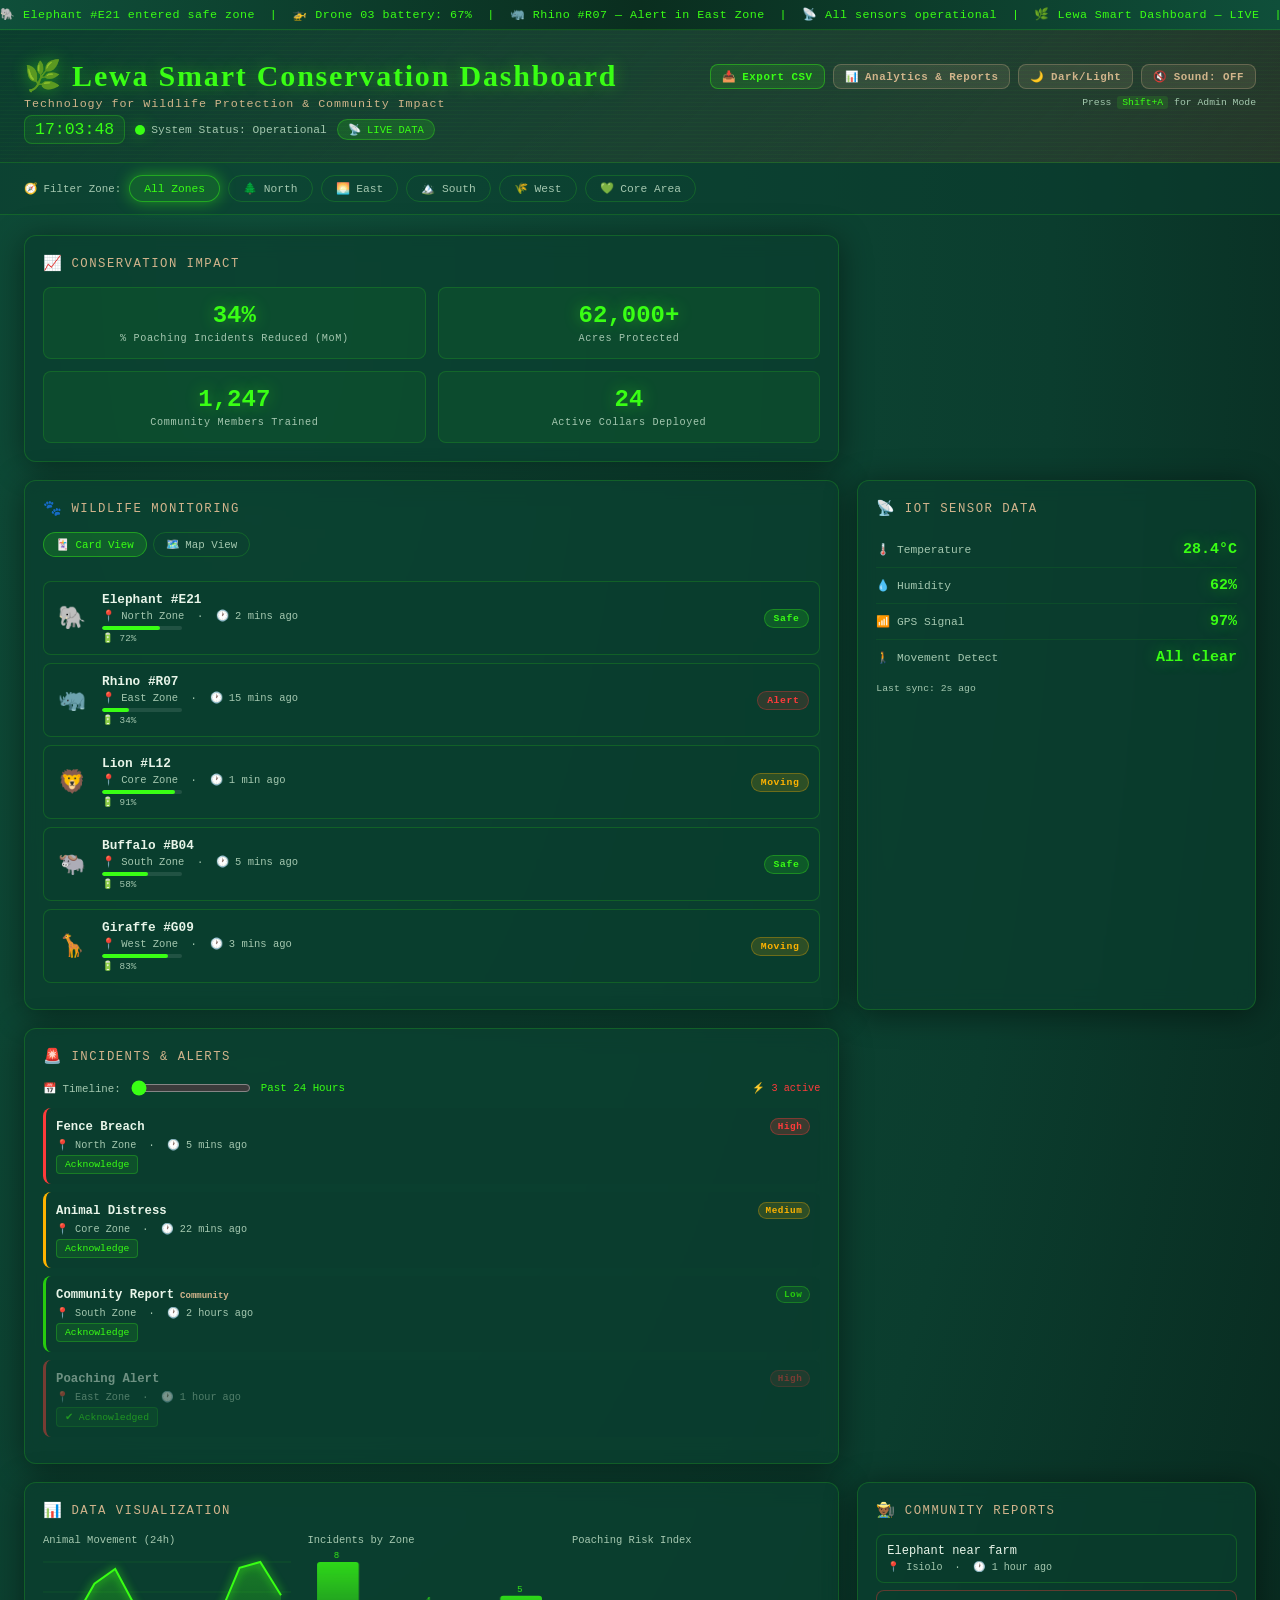
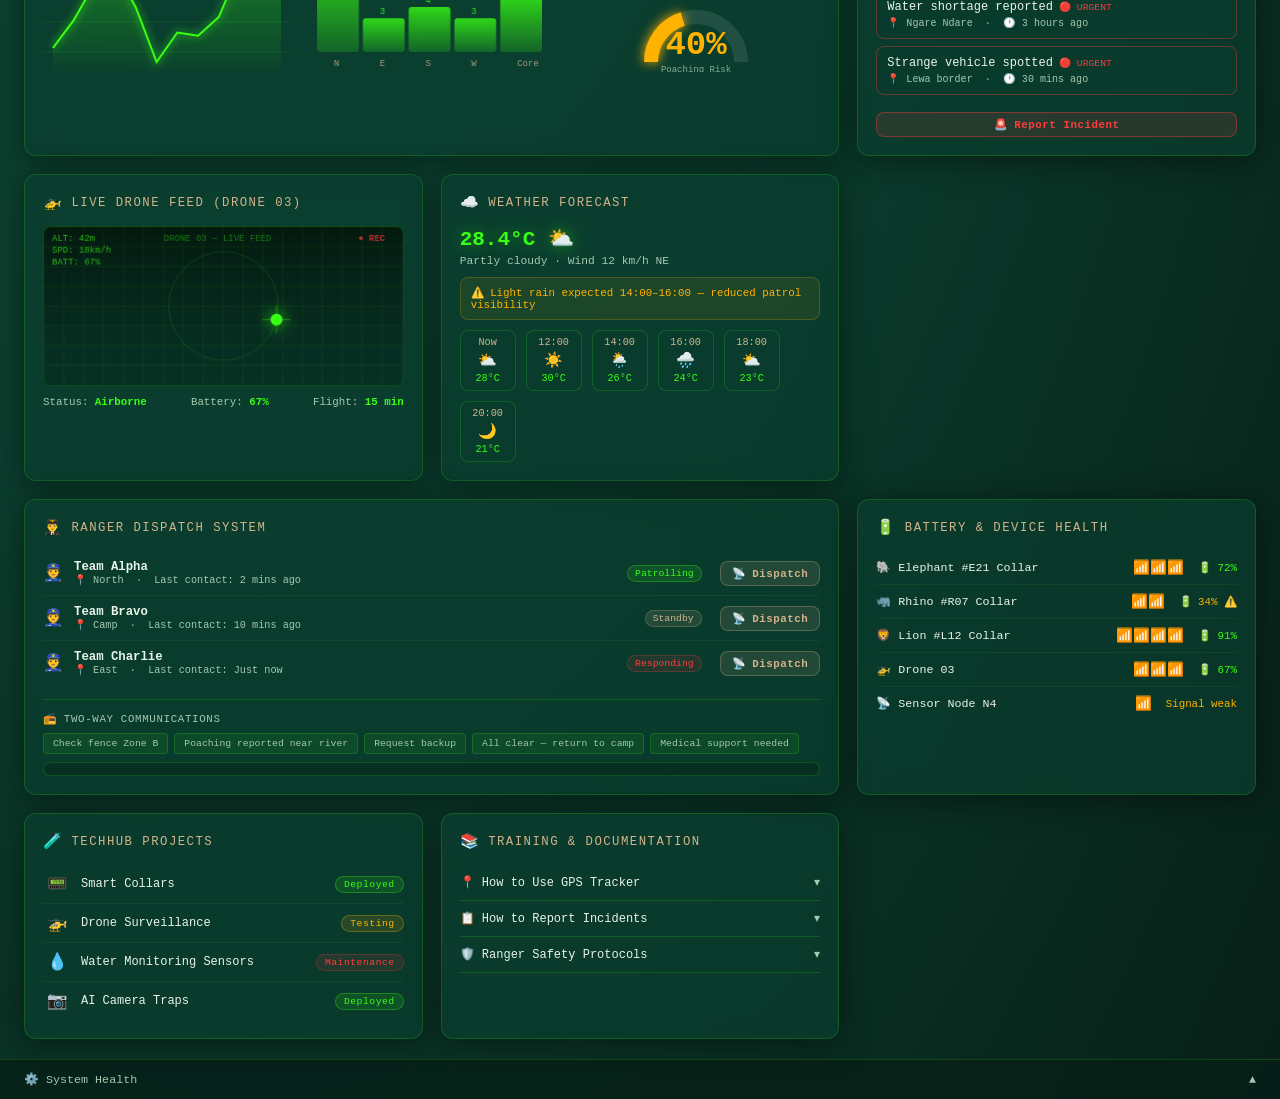
<file: lewa-dashboard.html>
<!DOCTYPE html>
<html lang="en">
<head>
<meta charset="UTF-8">
<meta name="viewport" content="width=device-width, initial-scale=1.0">
<title>Lewa Smart Conservation Dashboard</title>
<style>
/* ═══════════════════════════════════════════════════════════
   CSS VARIABLES & RESET
═══════════════════════════════════════════════════════════ */
:root {
  --forest:    #0B3D2E;
  --forest-mid:#0F4F3A;
  --forest-lt: #145C44;
  --earth:     #5C4033;
  --earth-lt:  #7A5848;
  --sand:      #D2B48C;
  --sand-lt:   #E8D5B8;
  --neon:      #39FF14;
  --neon-dim:  #27CC0E;
  --alert:     #FF3B3B;
  --warn:      #FFB300;
  --card-bg:   rgba(11,61,46,0.72);
  --card-border:rgba(57,255,20,0.18);
  --text-main: #E8F5E9;
  --text-dim:  #A5C8B0;
  --text-sand: #D2B48C;
  --glass:     rgba(15,79,58,0.55);
  --shadow:    0 4px 32px rgba(0,0,0,0.45);
  --glow-green:0 0 16px rgba(57,255,20,0.45);
  --glow-red:  0 0 16px rgba(255,59,59,0.55);
  --radius:    12px;
  --radius-sm: 8px;
  --transition:0.32s ease;
  /* light mode overrides applied via .light class on body */
}
body.light {
  --forest:    #D8F0E5;
  --forest-mid:#B8E0CB;
  --forest-lt: #9ACFB5;
  --card-bg:   rgba(210,240,225,0.82);
  --card-border:rgba(11,61,46,0.22);
  --text-main: #0B3D2E;
  --text-dim:  #2E6B52;
  --text-sand: #5C4033;
  --glass:     rgba(200,235,215,0.7);
}
*,*::before,*::after{box-sizing:border-box;margin:0;padding:0}
html{scroll-behavior:smooth;font-size:15px}
body{
  background: radial-gradient(ellipse at 20% 10%, #0F4F3A 0%, #0B3D2E 55%, #071F17 100%);
  color:var(--text-main);
  font-family:'Courier New',Courier,monospace;
  min-height:100vh;
  overflow-x:hidden;
  transition:background 0.5s,color 0.5s;
}
body.light{background:radial-gradient(ellipse at 20% 10%,#B8E0CB 0%,#D8F0E5 55%,#A0CFB8 100%)}

/* ═══════════════════════════════════════════════════════════
   SCROLLBAR
═══════════════════════════════════════════════════════════ */
::-webkit-scrollbar{width:6px}
::-webkit-scrollbar-track{background:var(--forest)}
::-webkit-scrollbar-thumb{background:var(--neon-dim);border-radius:3px}

/* ═══════════════════════════════════════════════════════════
   STATUS MARQUEE
═══════════════════════════════════════════════════════════ */
#marquee-bar{
  background:linear-gradient(90deg,var(--forest-mid),#0A2E1F,var(--forest-mid));
  border-bottom:1px solid var(--card-border);
  padding:7px 0;
  overflow:hidden;
  white-space:nowrap;
  font-size:0.78rem;
  color:var(--neon);
  letter-spacing:0.04em;
}
.marquee-inner{
  display:inline-block;
  animation:marquee 34s linear infinite;
}
@keyframes marquee{from{transform:translateX(100vw)}to{transform:translateX(-100%)}}

/* ═══════════════════════════════════════════════════════════
   HEADER
═══════════════════════════════════════════════════════════ */
#header{
  position:relative;
  padding:28px 24px 18px;
  background:linear-gradient(135deg,rgba(11,61,46,0.95) 0%,rgba(92,64,51,0.35) 100%);
  border-bottom:1px solid var(--card-border);
  overflow:hidden;
}
/* scan-line effect */
#header::after{
  content:'';
  position:absolute;inset:0;
  background:repeating-linear-gradient(0deg,transparent,transparent 3px,rgba(57,255,20,0.03) 3px,rgba(57,255,20,0.03) 4px);
  pointer-events:none;
}
.header-inner{display:flex;flex-wrap:wrap;align-items:flex-start;gap:12px;justify-content:space-between}
.header-title h1{
  font-family:'Georgia',serif;
  font-size:clamp(1.3rem,3vw,2rem);
  color:var(--neon);
  text-shadow:var(--glow-green);
  letter-spacing:0.06em;
}
.header-title p{font-size:0.78rem;color:var(--text-sand);margin-top:4px;letter-spacing:0.08em}
.header-meta{display:flex;flex-wrap:wrap;gap:10px;align-items:center;margin-top:4px}
#live-clock{
  font-size:1.1rem;color:var(--neon);
  background:rgba(57,255,20,0.08);
  padding:4px 10px;border-radius:var(--radius-sm);
  border:1px solid rgba(57,255,20,0.25);
  font-variant-numeric:tabular-nums;
}
.status-indicator{display:flex;align-items:center;gap:6px;font-size:0.8rem}
.pulse-dot{
  width:10px;height:10px;border-radius:50%;
  background:var(--neon);
  box-shadow:var(--glow-green);
  animation:pulse 1.8s ease-in-out infinite;
}
@keyframes pulse{0%,100%{opacity:1;transform:scale(1)}50%{opacity:0.5;transform:scale(1.3)}}
.header-buttons{display:flex;flex-wrap:wrap;gap:8px;margin-top:6px}
.btn{
  padding:8px 16px;border:none;border-radius:var(--radius-sm);
  font-family:inherit;font-size:0.78rem;cursor:pointer;
  transition:var(--transition);letter-spacing:0.05em;font-weight:bold;
}
.btn-neon{background:rgba(57,255,20,0.12);color:var(--neon);border:1px solid rgba(57,255,20,0.4)}
.btn-neon:hover{background:rgba(57,255,20,0.25);box-shadow:var(--glow-green)}
.btn-alert{background:rgba(255,59,59,0.12);color:var(--alert);border:1px solid rgba(255,59,59,0.4)}
.btn-alert:hover{background:rgba(255,59,59,0.25);box-shadow:var(--glow-red)}
.btn-sand{background:rgba(210,180,140,0.12);color:var(--sand);border:1px solid rgba(210,180,140,0.3)}
.btn-sand:hover{background:rgba(210,180,140,0.22)}
.btn-sm{padding:5px 11px;font-size:0.72rem}

/* offline badge */
#mode-badge{
  font-size:0.7rem;padding:3px 10px;border-radius:20px;
  background:rgba(57,255,20,0.15);color:var(--neon);
  border:1px solid rgba(57,255,20,0.3);
}

/* ═══════════════════════════════════════════════════════════
   ZONE FILTER BAR
═══════════════════════════════════════════════════════════ */
#zone-bar{
  display:flex;flex-wrap:wrap;gap:8px;
  padding:12px 24px;
  background:rgba(11,61,46,0.5);
  border-bottom:1px solid var(--card-border);
}
.zone-btn{
  padding:6px 14px;border:1px solid var(--card-border);border-radius:20px;
  background:transparent;color:var(--text-dim);cursor:pointer;
  font-family:inherit;font-size:0.75rem;transition:var(--transition);
}
.zone-btn:hover,.zone-btn.active{
  background:rgba(57,255,20,0.15);color:var(--neon);
  border-color:rgba(57,255,20,0.45);box-shadow:var(--glow-green);
}

/* ═══════════════════════════════════════════════════════════
   MAIN GRID LAYOUT
═══════════════════════════════════════════════════════════ */
#main-grid{
  display:grid;
  grid-template-columns:repeat(auto-fill,minmax(320px,1fr));
  gap:18px;
  padding:20px 24px;
  max-width:1600px;
  margin:0 auto;
}
/* wide panels span 2 cols on larger screens */
.panel-wide{grid-column:span 2}
@media(max-width:720px){.panel-wide{grid-column:span 1}}

/* ═══════════════════════════════════════════════════════════
   CARD / PANEL BASE
═══════════════════════════════════════════════════════════ */
.card{
  background:var(--card-bg);
  border:1px solid var(--card-border);
  border-radius:var(--radius);
  padding:18px;
  backdrop-filter:blur(10px);
  box-shadow:var(--shadow);
  animation:fadeSlideUp 0.5s ease both;
  transition:border-color var(--transition),box-shadow var(--transition);
}
.card:hover{border-color:rgba(57,255,20,0.35);box-shadow:0 6px 36px rgba(0,0,0,0.5),var(--glow-green)}
@keyframes fadeSlideUp{from{opacity:0;transform:translateY(18px)}to{opacity:1;transform:translateY(0)}}
.card-title{
  font-size:0.82rem;letter-spacing:0.12em;color:var(--text-sand);
  margin-bottom:14px;text-transform:uppercase;
  display:flex;align-items:center;gap:8px;
}
.card-title span{font-size:1rem}

/* ═══════════════════════════════════════════════════════════
   IMPACT COUNTERS
═══════════════════════════════════════════════════════════ */
#impact-counters{display:grid;grid-template-columns:repeat(2,1fr);gap:12px}
.impact-item{
  text-align:center;padding:14px 8px;
  background:rgba(57,255,20,0.06);border:1px solid rgba(57,255,20,0.15);
  border-radius:var(--radius-sm);
}
.impact-num{
  font-size:1.6rem;font-weight:bold;color:var(--neon);
  text-shadow:var(--glow-green);display:block;
}
.impact-label{font-size:0.68rem;color:var(--text-dim);margin-top:4px;letter-spacing:0.06em}

/* ═══════════════════════════════════════════════════════════
   WILDLIFE MONITORING
═══════════════════════════════════════════════════════════ */
.view-toggle{display:flex;gap:6px;margin-bottom:12px}
.view-btn{padding:5px 12px;font-size:0.72rem;border-radius:20px;cursor:pointer;
  font-family:inherit;transition:var(--transition);
  background:transparent;border:1px solid var(--card-border);color:var(--text-dim)}
.view-btn.active{background:rgba(57,255,20,0.15);color:var(--neon);border-color:rgba(57,255,20,0.4)}

/* Animal cards */
.animal-card{
  display:flex;align-items:center;gap:12px;
  padding:10px;margin-bottom:8px;
  background:rgba(11,61,46,0.45);border:1px solid var(--card-border);
  border-radius:var(--radius-sm);transition:var(--transition);cursor:default;
}
.animal-card:hover{background:rgba(11,61,46,0.7);box-shadow:var(--glow-green)}
.animal-icon{font-size:1.5rem;width:36px;text-align:center}
.animal-info{flex:1}
.animal-name{font-size:0.85rem;font-weight:bold;color:var(--text-main)}
.animal-meta{font-size:0.7rem;color:var(--text-dim);margin-top:2px}
.status-badge{
  padding:3px 9px;border-radius:20px;font-size:0.65rem;font-weight:bold;
  letter-spacing:0.06em;
}
.status-Safe{background:rgba(57,255,20,0.15);color:var(--neon);border:1px solid rgba(57,255,20,0.3)}
.status-Moving{background:rgba(255,179,0,0.15);color:var(--warn);border:1px solid rgba(255,179,0,0.3)}
.status-Alert{background:rgba(255,59,59,0.15);color:var(--alert);border:1px solid rgba(255,59,59,0.3);
  animation:alertPulse 1.2s ease-in-out infinite}
@keyframes alertPulse{0%,100%{box-shadow:0 0 6px rgba(255,59,59,0.4)}50%{box-shadow:0 0 14px rgba(255,59,59,0.9)}}

.battery-bar{height:4px;border-radius:2px;background:rgba(255,255,255,0.1);margin-top:4px;width:80px;overflow:hidden}
.battery-fill{height:100%;border-radius:2px;transition:width 0.5s}
.batt-ok{background:var(--neon)}
.batt-warn{background:var(--warn)}
.batt-low{background:var(--alert);animation:alertPulse 1s infinite}

/* MAP VIEW */
#map-view{display:none}
.map-grid{
  display:grid;grid-template-columns:repeat(3,1fr);
  gap:6px;aspect-ratio:1.4;
}
.map-zone{
  border:1px solid var(--card-border);border-radius:6px;
  background:rgba(11,61,46,0.4);
  display:flex;flex-direction:column;align-items:center;justify-content:center;
  position:relative;padding:8px;gap:4px;
  font-size:0.68rem;color:var(--text-dim);text-align:center;
}
.map-zone-label{font-size:0.65rem;letter-spacing:0.07em;color:var(--text-sand)}
.map-dot{
  width:14px;height:14px;border-radius:50%;
  display:inline-block;margin:1px;
}
.dot-Safe{background:var(--neon);box-shadow:0 0 6px rgba(57,255,20,0.7)}
.dot-Moving{background:var(--warn);box-shadow:0 0 6px rgba(255,179,0,0.7)}
.dot-Alert{
  background:var(--alert);box-shadow:0 0 8px rgba(255,59,59,0.9);
  animation:dotPulse 1s ease-in-out infinite;
}
@keyframes dotPulse{0%,100%{transform:scale(1);opacity:1}50%{transform:scale(1.5);opacity:0.7}}

/* ═══════════════════════════════════════════════════════════
   IOT SENSOR
═══════════════════════════════════════════════════════════ */
.sensor-row{
  display:flex;justify-content:space-between;align-items:center;
  padding:9px 0;border-bottom:1px solid rgba(57,255,20,0.08);
}
.sensor-row:last-child{border-bottom:none}
.sensor-label{font-size:0.75rem;color:var(--text-dim)}
.sensor-value{font-size:1rem;color:var(--neon);font-weight:bold;text-shadow:var(--glow-green)}
.sensor-value.updating{animation:sensorFlash 0.4s ease}
@keyframes sensorFlash{0%{opacity:1}50%{opacity:0.3;text-shadow:0 0 20px var(--neon)}100%{opacity:1}}
#spin-icon{display:none;animation:spin 0.8s linear infinite;color:var(--neon);font-size:0.9rem}
@keyframes spin{to{transform:rotate(360deg)}}

/* ═══════════════════════════════════════════════════════════
   INCIDENTS
═══════════════════════════════════════════════════════════ */
.incident-item{
  padding:10px;margin-bottom:8px;border-radius:var(--radius-sm);
  border-left:3px solid transparent;
  background:rgba(11,61,46,0.4);
  transition:var(--transition);
}
.incident-item.sev-High{border-left-color:var(--alert);animation:incidentGlow 2s ease-in-out infinite}
.incident-item.sev-Medium{border-left-color:var(--warn)}
.incident-item.sev-Low{border-left-color:var(--neon-dim)}
.incident-item.acknowledged{opacity:0.45;animation:none}
@keyframes incidentGlow{0%,100%{box-shadow:none}50%{box-shadow:-2px 0 12px rgba(255,59,59,0.35)}}
.incident-header{display:flex;justify-content:space-between;align-items:center;gap:8px}
.incident-type{font-size:0.82rem;font-weight:bold}
.severity-tag{
  font-size:0.62rem;padding:2px 7px;border-radius:20px;letter-spacing:0.06em;font-weight:bold;
}
.sev-High .severity-tag{background:rgba(255,59,59,0.2);color:var(--alert);border:1px solid rgba(255,59,59,0.35)}
.sev-Medium .severity-tag{background:rgba(255,179,0,0.15);color:var(--warn);border:1px solid rgba(255,179,0,0.3)}
.sev-Low .severity-tag{background:rgba(57,255,20,0.1);color:var(--neon-dim);border:1px solid rgba(57,255,20,0.25)}
.incident-meta{font-size:0.68rem;color:var(--text-dim);margin:4px 0}
.ack-btn{
  font-size:0.65rem;padding:3px 8px;border-radius:4px;cursor:pointer;
  font-family:inherit;background:rgba(57,255,20,0.1);color:var(--neon);
  border:1px solid rgba(57,255,20,0.25);transition:var(--transition);
}
.ack-btn:hover{background:rgba(57,255,20,0.22)}

/* Timeline slider */
.timeline-row{display:flex;align-items:center;gap:10px;margin-bottom:12px;flex-wrap:wrap}
.timeline-row label{font-size:0.72rem;color:var(--text-dim)}
#timeline-slider{accent-color:var(--neon);width:120px}
#timeline-label{font-size:0.72rem;color:var(--neon)}

/* ═══════════════════════════════════════════════════════════
   CANVAS CHARTS
═══════════════════════════════════════════════════════════ */
canvas{width:100%!important;border-radius:var(--radius-sm)}

/* ═══════════════════════════════════════════════════════════
   COMMUNITY REPORTS
═══════════════════════════════════════════════════════════ */
.report-item{
  padding:9px 10px;margin-bottom:7px;
  background:rgba(11,61,46,0.4);border:1px solid var(--card-border);
  border-radius:var(--radius-sm);
}
.report-item.urgent{border-color:rgba(255,59,59,0.35)}
.report-msg{font-size:0.8rem;color:var(--text-main)}
.report-meta{font-size:0.67rem;color:var(--text-dim);margin-top:3px}
.urgent-tag{color:var(--alert);font-size:0.65rem;margin-left:6px}

/* form */
.form-group{margin-bottom:10px}
.form-group label{display:block;font-size:0.72rem;color:var(--text-dim);margin-bottom:4px}
.form-group input,.form-group select,.form-group textarea{
  width:100%;background:rgba(11,61,46,0.6);border:1px solid var(--card-border);
  color:var(--text-main);font-family:inherit;font-size:0.78rem;
  padding:7px 10px;border-radius:var(--radius-sm);outline:none;
  transition:var(--transition);
}
.form-group input:focus,.form-group select:focus,.form-group textarea:focus{
  border-color:rgba(57,255,20,0.5);box-shadow:var(--glow-green)
}
.form-group textarea{resize:vertical;min-height:60px}

/* ═══════════════════════════════════════════════════════════
   TECHHUB PROJECTS
═══════════════════════════════════════════════════════════ */
.project-item{
  display:flex;align-items:center;gap:10px;padding:9px 0;
  border-bottom:1px solid rgba(57,255,20,0.07);
}
.project-item:last-child{border-bottom:none}
.project-icon{font-size:1.1rem;width:28px;text-align:center}
.project-name{flex:1;font-size:0.8rem}
.project-status{font-size:0.65rem;padding:2px 8px;border-radius:20px;letter-spacing:0.05em}
.ps-Deployed{background:rgba(57,255,20,0.12);color:var(--neon);border:1px solid rgba(57,255,20,0.3)}
.ps-Testing{background:rgba(255,179,0,0.12);color:var(--warn);border:1px solid rgba(255,179,0,0.3)}
.ps-Maintenance{background:rgba(255,59,59,0.1);color:var(--alert);border:1px solid rgba(255,59,59,0.25)}

/* ═══════════════════════════════════════════════════════════
   TRAINING / COLLAPSIBLE
═══════════════════════════════════════════════════════════ */
.collapsible-item{border-bottom:1px solid var(--card-border)}
.collapsible-header{
  display:flex;justify-content:space-between;align-items:center;
  padding:10px 0;cursor:pointer;font-size:0.8rem;color:var(--text-main);
  transition:color var(--transition);
}
.collapsible-header:hover{color:var(--neon)}
.collapsible-arrow{transition:transform 0.3s;color:var(--text-dim)}
.collapsible-header.open .collapsible-arrow{transform:rotate(180deg)}
.collapsible-body{
  max-height:0;overflow:hidden;transition:max-height 0.4s ease,padding 0.3s;
  font-size:0.75rem;color:var(--text-dim);line-height:1.6;
}
.collapsible-body.open{max-height:200px;padding-bottom:10px}

/* ═══════════════════════════════════════════════════════════
   DRONE FEED
═══════════════════════════════════════════════════════════ */
#drone-canvas{
  width:100%;height:160px;border-radius:var(--radius-sm);
  background:rgba(0,0,0,0.45);border:1px solid var(--card-border);
  display:block;
}
.drone-meta{display:flex;justify-content:space-between;margin-top:10px;flex-wrap:wrap;gap:6px}
.drone-meta span{font-size:0.72rem;color:var(--text-dim)}
.drone-meta strong{color:var(--neon)}

/* ═══════════════════════════════════════════════════════════
   RANGER DISPATCH
═══════════════════════════════════════════════════════════ */
.ranger-item{
  display:flex;align-items:center;gap:10px;padding:9px 0;
  border-bottom:1px solid rgba(57,255,20,0.07);
}
.ranger-item:last-child{border-bottom:none}
.ranger-icon{font-size:1.1rem}
.ranger-info{flex:1}
.ranger-name{font-size:0.82rem;font-weight:bold}
.ranger-meta{font-size:0.68rem;color:var(--text-dim)}
.ranger-status{font-size:0.65rem;padding:2px 7px;border-radius:20px}
.rs-Patrolling{background:rgba(57,255,20,0.12);color:var(--neon);border:1px solid rgba(57,255,20,0.28)}
.rs-Standby{background:rgba(210,180,140,0.12);color:var(--sand);border:1px solid rgba(210,180,140,0.25)}
.rs-Responding{background:rgba(255,59,59,0.1);color:var(--alert);border:1px solid rgba(255,59,59,0.25);
  animation:alertPulse 1.4s infinite}
#comms-area{
  margin-top:14px;border-top:1px solid var(--card-border);padding-top:12px;
}
.comms-title{font-size:0.72rem;color:var(--text-dim);margin-bottom:8px;letter-spacing:0.06em}
.preset-btns{display:flex;flex-wrap:wrap;gap:6px;margin-bottom:8px}
.preset-btn{
  font-size:0.65rem;padding:4px 9px;border-radius:4px;cursor:pointer;
  font-family:inherit;background:rgba(57,255,20,0.08);color:var(--text-dim);
  border:1px solid var(--card-border);transition:var(--transition);
}
.preset-btn:hover{color:var(--neon);border-color:rgba(57,255,20,0.35)}
#comms-log{
  max-height:80px;overflow-y:auto;font-size:0.68rem;color:var(--text-dim);
  background:rgba(0,0,0,0.2);padding:6px 8px;border-radius:var(--radius-sm);
  border:1px solid var(--card-border);
}
.comms-msg{padding:2px 0;border-bottom:1px solid rgba(255,255,255,0.04)}
.comms-msg:last-child{border-bottom:none}
.comms-msg .ts{color:var(--neon);margin-right:6px}

/* ═══════════════════════════════════════════════════════════
   BATTERY & DEVICE HEALTH
═══════════════════════════════════════════════════════════ */
.device-item{
  display:flex;align-items:center;gap:10px;padding:8px 0;
  border-bottom:1px solid rgba(57,255,20,0.07);
}
.device-item:last-child{border-bottom:none}
.device-name{flex:1;font-size:0.78rem}
.signal-bars{font-size:0.9rem;margin-right:4px}
.device-batt{font-size:0.72rem}
.device-batt.warn{color:var(--warn)}
.device-batt.low{color:var(--alert);animation:alertPulse 1s infinite}
.device-batt.ok{color:var(--neon)}

/* ═══════════════════════════════════════════════════════════
   WEATHER
═══════════════════════════════════════════════════════════ */
.weather-main{font-size:1.4rem;color:var(--neon);font-weight:bold;text-shadow:var(--glow-green)}
.weather-sub{font-size:0.75rem;color:var(--text-dim);margin-top:4px}
.weather-advisory{
  margin-top:10px;padding:8px 10px;border-radius:var(--radius-sm);
  background:rgba(255,179,0,0.08);border:1px solid rgba(255,179,0,0.2);
  font-size:0.72rem;color:var(--warn);
}
.forecast-row{display:flex;gap:10px;margin-top:10px;flex-wrap:wrap}
.forecast-hour{
  text-align:center;padding:6px 10px;border-radius:var(--radius-sm);
  background:rgba(11,61,46,0.5);border:1px solid var(--card-border);
  font-size:0.68rem;min-width:56px;
}
.forecast-hour .fh-time{color:var(--text-sand);display:block}
.forecast-hour .fh-icon{font-size:1rem;display:block;margin:3px 0}
.forecast-hour .fh-temp{color:var(--neon)}

/* ═══════════════════════════════════════════════════════════
   SYSTEM HEALTH FOOTER
═══════════════════════════════════════════════════════════ */
#sys-footer{
  border-top:1px solid var(--card-border);
  background:rgba(7,31,23,0.8);
  padding:0 24px;
}
.sys-footer-toggle{
  display:flex;align-items:center;gap:10px;
  padding:12px 0;cursor:pointer;font-size:0.78rem;color:var(--text-dim);
  justify-content:space-between;
}
.sys-footer-toggle:hover{color:var(--neon)}
#sys-footer-body{
  max-height:0;overflow:hidden;transition:max-height 0.4s ease;
}
#sys-footer-body.open{max-height:200px}
.sys-grid{display:grid;grid-template-columns:repeat(auto-fill,minmax(180px,1fr));gap:10px;padding:12px 0}
.sys-item{font-size:0.72rem}
.sys-item label{color:var(--text-dim);display:block;margin-bottom:2px}
.sys-item span{color:var(--neon)}

/* ═══════════════════════════════════════════════════════════
   MODAL
═══════════════════════════════════════════════════════════ */
#modal-overlay{
  display:none;position:fixed;inset:0;
  background:rgba(0,0,0,0.6);backdrop-filter:blur(4px);
  z-index:1000;align-items:center;justify-content:center;
}
#modal-overlay.active{display:flex}
.modal-box{
  background:var(--forest-mid);border:1px solid var(--card-border);
  border-radius:var(--radius);padding:24px;max-width:480px;width:90%;
  box-shadow:var(--shadow);animation:fadeSlideUp 0.3s ease;
}
.modal-header{display:flex;justify-content:space-between;align-items:center;margin-bottom:16px}
.modal-header h3{font-size:0.95rem;color:var(--neon)}
.modal-close{cursor:pointer;color:var(--text-dim);font-size:1.2rem;line-height:1;
  background:none;border:none;font-family:inherit;transition:color var(--transition)}
.modal-close:hover{color:var(--alert)}

/* ═══════════════════════════════════════════════════════════
   TOAST NOTIFICATIONS
═══════════════════════════════════════════════════════════ */
#toast-container{
  position:fixed;top:16px;right:16px;z-index:2000;
  display:flex;flex-direction:column;gap:8px;
  pointer-events:none;
}
.toast{
  padding:10px 16px;border-radius:var(--radius-sm);
  font-size:0.75rem;font-family:inherit;
  box-shadow:var(--shadow);
  animation:toastIn 0.3s ease,toastOut 0.4s ease 3.6s forwards;
  pointer-events:all;max-width:280px;
  border:1px solid;
}
.toast-alert{background:rgba(20,10,10,0.95);color:var(--alert);border-color:rgba(255,59,59,0.4);box-shadow:var(--glow-red)}
.toast-info{background:rgba(10,20,14,0.95);color:var(--neon);border-color:rgba(57,255,20,0.3);box-shadow:var(--glow-green)}
.toast-warn{background:rgba(20,15,5,0.95);color:var(--warn);border-color:rgba(255,179,0,0.3)}
@keyframes toastIn{from{opacity:0;transform:translateX(40px)}to{opacity:1;transform:translateX(0)}}
@keyframes toastOut{from{opacity:1}to{opacity:0;transform:translateX(40px)}}

/* ═══════════════════════════════════════════════════════════
   ADMIN OVERLAY
═══════════════════════════════════════════════════════════ */
#admin-panel{
  display:none;position:fixed;bottom:20px;left:20px;z-index:900;
  background:rgba(7,31,23,0.95);border:1px solid rgba(255,179,0,0.4);
  border-radius:var(--radius);padding:14px;font-size:0.72rem;
  box-shadow:0 0 20px rgba(255,179,0,0.2);
}
#admin-panel.visible{display:block}
#admin-panel h4{color:var(--warn);margin-bottom:10px;letter-spacing:0.08em;font-size:0.75rem}
#admin-panel .btn{display:block;width:100%;margin-bottom:6px;font-size:0.7rem}

/* ═══════════════════════════════════════════════════════════
   RESPONSIVE
═══════════════════════════════════════════════════════════ */
@media(max-width:600px){
  #main-grid{padding:12px;gap:12px}
  #header{padding:16px 12px 12px}
  #zone-bar{padding:8px 12px}
  .header-title h1{font-size:1.1rem}
  #impact-counters{grid-template-columns:1fr 1fr}
  .map-grid{grid-template-columns:repeat(3,1fr)}
}
</style>
</head>
<body>

<!-- ═════════════════════════════════════════════════════
     STATUS MARQUEE
═════════════════════════════════════════════════════ -->
<div id="marquee-bar">
  <div class="marquee-inner" id="marquee-text">
    🐘 Elephant #E21 entered safe zone &nbsp;|&nbsp; 🚁 Drone 03 battery: 67% &nbsp;|&nbsp;
    🦏 Rhino #R07 — Alert in East Zone &nbsp;|&nbsp; 📡 All sensors operational &nbsp;|&nbsp;
    🌿 Lewa Smart Dashboard — LIVE &nbsp;|&nbsp; 👮 Team Charlie responding to East Zone &nbsp;|&nbsp;
    💧 Water sensor N4 signal weak &nbsp;|&nbsp; 🌡️ Temp: 28.4°C — Humidity: 62%
  </div>
</div>

<!-- ═════════════════════════════════════════════════════
     HEADER
═════════════════════════════════════════════════════ -->
<div id="header">
  <div class="header-inner">
    <div class="header-title">
      <h1>🌿 Lewa Smart Conservation Dashboard</h1>
      <p>Technology for Wildlife Protection &amp; Community Impact</p>
      <div class="header-meta">
        <div id="live-clock">--:--:--</div>
        <div class="status-indicator">
          <div class="pulse-dot"></div>
          <span style="font-size:0.75rem;color:var(--text-dim)">System Status: Operational</span>
        </div>
        <div id="mode-badge">📡 LIVE DATA</div>
      </div>
    </div>
    <div style="display:flex;flex-direction:column;gap:8px;align-items:flex-end">
      <div class="header-buttons">
        <button class="btn btn-neon btn-sm" onclick="exportReport()">📥 Export CSV</button>
        <button class="btn btn-sand btn-sm" onclick="openAnalyticsModal()">📊 Analytics &amp; Reports</button>
        <button class="btn btn-sand btn-sm" id="theme-toggle" onclick="toggleTheme()">🌙 Dark/Light</button>
        <button class="btn btn-sand btn-sm" id="sound-toggle" onclick="toggleSound()">🔇 Sound: OFF</button>
      </div>
      <div style="font-size:0.65rem;color:var(--text-dim);text-align:right">
        Press <kbd style="background:rgba(57,255,20,0.12);padding:1px 5px;border-radius:3px;color:var(--neon)">Shift+A</kbd> for Admin Mode
      </div>
    </div>
  </div>
</div>

<!-- ═════════════════════════════════════════════════════
     ZONE FILTER BAR
═════════════════════════════════════════════════════ -->
<div id="zone-bar">
  <span style="font-size:0.72rem;color:var(--text-dim);align-self:center">🧭 Filter Zone:</span>
  <button class="zone-btn active" data-zone="All" onclick="setZone('All',this)">All Zones</button>
  <button class="zone-btn" data-zone="North" onclick="setZone('North',this)">🌲 North</button>
  <button class="zone-btn" data-zone="East" onclick="setZone('East',this)">🌅 East</button>
  <button class="zone-btn" data-zone="South" onclick="setZone('South',this)">🏔️ South</button>
  <button class="zone-btn" data-zone="West" onclick="setZone('West',this)">🌾 West</button>
  <button class="zone-btn" data-zone="Core" onclick="setZone('Core',this)">💚 Core Area</button>
</div>

<!-- ═════════════════════════════════════════════════════
     MAIN GRID
═════════════════════════════════════════════════════ -->
<div id="main-grid">

  <!-- ── IMPACT COUNTERS ── -->
  <div class="card panel-wide" id="impact-card">
    <div class="card-title"><span>📈</span> Conservation Impact</div>
    <div id="impact-counters">
      <div class="impact-item">
        <span class="impact-num" data-target="34" id="cnt-1">0</span>
        <div class="impact-label">% Poaching Incidents Reduced (MoM)</div>
      </div>
      <div class="impact-item">
        <span class="impact-num" data-target="62000" id="cnt-2">0</span>
        <div class="impact-label">Acres Protected</div>
      </div>
      <div class="impact-item">
        <span class="impact-num" data-target="1247" id="cnt-3">0</span>
        <div class="impact-label">Community Members Trained</div>
      </div>
      <div class="impact-item">
        <span class="impact-num" data-target="24" id="cnt-4">0</span>
        <div class="impact-label">Active Collars Deployed</div>
      </div>
    </div>
  </div>

  <!-- ── WILDLIFE MONITORING ── -->
  <div class="card panel-wide" id="wildlife-card">
    <div class="card-title"><span>🐾</span> Wildlife Monitoring</div>
    <div style="display:flex;justify-content:space-between;align-items:center;flex-wrap:wrap;gap:8px;margin-bottom:12px">
      <div class="view-toggle">
        <button class="view-btn active" id="card-view-btn" onclick="setView('card')">🃏 Card View</button>
        <button class="view-btn" id="map-view-btn" onclick="setView('map')">🗺️ Map View</button>
      </div>
    </div>
    <div id="card-view"></div>
    <div id="map-view"></div>
  </div>

  <!-- ── IOT SENSOR ── -->
  <div class="card" id="sensor-card">
    <div class="card-title">
      <span>📡</span> IoT Sensor Data
      <span id="spin-icon">↻</span>
    </div>
    <div id="sensor-rows"></div>
    <div style="font-size:0.65rem;color:var(--text-dim);margin-top:8px" id="last-sync-label">Last sync: just now</div>
  </div>

  <!-- ── INCIDENTS ── -->
  <div class="card panel-wide" id="incidents-card">
    <div class="card-title"><span>🚨</span> Incidents &amp; Alerts</div>
    <div class="timeline-row">
      <label>📅 Timeline:</label>
      <input type="range" id="timeline-slider" min="0" max="2" value="0" step="1" oninput="updateTimeline(this.value)">
      <span id="timeline-label">Past 24 Hours</span>
      <span id="alert-count-badge" style="margin-left:auto;font-size:0.68rem;color:var(--alert)"></span>
    </div>
    <div id="incidents-list"></div>
  </div>

  <!-- ── CHARTS ── -->
  <div class="card panel-wide" id="charts-card">
    <div class="card-title"><span>📊</span> Data Visualization</div>
    <div style="display:grid;grid-template-columns:repeat(auto-fill,minmax(240px,1fr));gap:16px">
      <div>
        <div style="font-size:0.7rem;color:var(--text-dim);margin-bottom:6px">Animal Movement (24h)</div>
        <canvas id="movement-chart" height="120"></canvas>
      </div>
      <div>
        <div style="font-size:0.7rem;color:var(--text-dim);margin-bottom:6px">Incidents by Zone</div>
        <canvas id="incidents-chart" height="120"></canvas>
      </div>
      <div>
        <div style="font-size:0.7rem;color:var(--text-dim);margin-bottom:6px">Poaching Risk Index</div>
        <canvas id="risk-chart" height="120"></canvas>
      </div>
    </div>
  </div>

  <!-- ── COMMUNITY REPORTS ── -->
  <div class="card" id="community-card">
    <div class="card-title"><span>👨🏾‍🌾</span> Community Reports</div>
    <div id="community-list"></div>
    <button class="btn btn-alert btn-sm" style="margin-top:10px;width:100%" onclick="openReportForm()">🚨 Report Incident</button>
    <div id="report-form" style="display:none;margin-top:12px">
      <div class="form-group">
        <label>What happened?</label>
        <textarea id="rep-what" rows="2" placeholder="Describe the incident..."></textarea>
      </div>
      <div class="form-group">
        <label>Where?</label>
        <input id="rep-where" type="text" placeholder="Location / zone">
      </div>
      <div class="form-group">
        <label>Urgency</label>
        <select id="rep-urgency">
          <option value="Low">Low</option>
          <option value="Medium">Medium</option>
          <option value="High">High</option>
        </select>
      </div>
      <button class="btn btn-neon btn-sm" onclick="submitReport()">✔ Submit Report</button>
      <button class="btn btn-sand btn-sm" onclick="document.getElementById('report-form').style.display='none'">Cancel</button>
    </div>
  </div>

  <!-- ── DRONE FEED ── -->
  <div class="card" id="drone-card">
    <div class="card-title"><span>🚁</span> Live Drone Feed (Drone 03)</div>
    <canvas id="drone-canvas" height="160"></canvas>
    <div class="drone-meta">
      <span>Status: <strong>Airborne</strong></span>
      <span>Battery: <strong id="drone-batt">67%</strong></span>
      <span>Flight: <strong id="drone-flight">15 min</strong></span>
    </div>
  </div>

  <!-- ── WEATHER ── -->
  <div class="card" id="weather-card">
    <div class="card-title"><span>☁️</span> Weather Forecast</div>
    <div class="weather-main" id="weather-temp">28.4°C ⛅</div>
    <div class="weather-sub" id="weather-desc">Partly cloudy · Wind 12 km/h NE</div>
    <div class="weather-advisory" id="weather-advisory">
      ⚠️ Light rain expected 14:00–16:00 — reduced patrol visibility
    </div>
    <div class="forecast-row" id="forecast-row"></div>
  </div>

  <!-- ── RANGER DISPATCH ── -->
  <div class="card panel-wide" id="ranger-card">
    <div class="card-title"><span>👨‍✈️</span> Ranger Dispatch System</div>
    <div id="ranger-list"></div>
    <div id="comms-area">
      <div class="comms-title">📻 TWO-WAY COMMUNICATIONS</div>
      <div class="preset-btns" id="preset-btns"></div>
      <div id="comms-log"></div>
    </div>
  </div>

  <!-- ── DEVICE HEALTH ── -->
  <div class="card" id="device-card">
    <div class="card-title"><span>🔋</span> Battery &amp; Device Health</div>
    <div id="device-list"></div>
  </div>

  <!-- ── TECHHUB PROJECTS ── -->
  <div class="card" id="techhub-card">
    <div class="card-title"><span>🧪</span> Techhub Projects</div>
    <div id="projects-list"></div>
  </div>

  <!-- ── TRAINING ── -->
  <div class="card" id="training-card">
    <div class="card-title"><span>📚</span> Training &amp; Documentation</div>
    <div id="training-list"></div>
  </div>

</div><!-- /main-grid -->

<!-- ═════════════════════════════════════════════════════
     SYSTEM HEALTH FOOTER
═════════════════════════════════════════════════════ -->
<div id="sys-footer">
  <div class="sys-footer-toggle" onclick="toggleSysFooter()">
    <span>⚙️ System Health</span>
    <span id="sys-arrow">▲</span>
  </div>
  <div id="sys-footer-body">
    <div class="sys-grid">
      <div class="sys-item"><label>API Status</label><span>✅ All systems operational</span></div>
      <div class="sys-item"><label>Sensor Network Coverage</label><span id="coverage-val">94%</span></div>
      <div class="sys-item"><label>Last Data Sync</label><span id="last-sync-footer">2 seconds ago</span></div>
      <div class="sys-item"><label>Active Alerts</label><span id="active-alerts-count">—</span></div>
    </div>
    <button class="btn btn-sand btn-sm" style="margin-bottom:12px" onclick="triggerTestAlert()">🧪 Test Alert</button>
  </div>
</div>

<!-- ═════════════════════════════════════════════════════
     MODAL — ANALYTICS
═════════════════════════════════════════════════════ -->
<div id="modal-overlay">
  <div class="modal-box">
    <div class="modal-header">
      <h3>📊 Analytics &amp; Reports</h3>
      <button class="modal-close" onclick="closeModal()">✕</button>
    </div>
    <div id="modal-content" style="font-size:0.78rem;color:var(--text-dim);line-height:1.8"></div>
  </div>
</div>

<!-- ═════════════════════════════════════════════════════
     TOAST CONTAINER
═════════════════════════════════════════════════════ -->
<div id="toast-container"></div>

<!-- ═════════════════════════════════════════════════════
     ADMIN PANEL
═════════════════════════════════════════════════════ -->
<div id="admin-panel">
  <h4>⚠️ ADMIN OVERRIDE</h4>
  <button class="btn btn-alert btn-sm" onclick="adminSimulatePoaching()">🔴 Simulate Poaching Alert</button>
  <button class="btn btn-warn btn-sm" onclick="adminSimulateSensorFail()" style="color:var(--warn);border-color:rgba(255,179,0,0.3);background:rgba(255,179,0,0.08)">📡 Simulate Sensor Failure</button>
  <button class="btn btn-sand btn-sm" onclick="adminResetData()">🔄 Reset All Data</button>
</div>

<!-- ═════════════════════════════════════════════════════
     JAVASCRIPT
═════════════════════════════════════════════════════ -->
<script>
// ═══════════════════════════════════════════════════════
// SEED DATA
// ═══════════════════════════════════════════════════════

const SEED_ANIMALS = [
  { id:"E21", emoji:"🐘", name:"Elephant #E21", status:"Safe",    zone:"North", battery:72, lastTx:"2 mins ago" },
  { id:"R07", emoji:"🦏", name:"Rhino #R07",    status:"Alert",   zone:"East",  battery:34, lastTx:"15 mins ago" },
  { id:"L12", emoji:"🦁", name:"Lion #L12",     status:"Moving",  zone:"Core",  battery:91, lastTx:"1 min ago" },
  { id:"B04", emoji:"🐃", name:"Buffalo #B04",  status:"Safe",    zone:"South", battery:58, lastTx:"5 mins ago" },
  { id:"G09", emoji:"🦒", name:"Giraffe #G09",  status:"Moving",  zone:"West",  battery:83, lastTx:"3 mins ago" }
];

const SEED_INCIDENTS = [
  { id:1, type:"Fence Breach",       zone:"North", severity:"High",   time:"5 mins ago",  acknowledged:false, source:"System" },
  { id:2, type:"Animal Distress",    zone:"Core",  severity:"Medium", time:"22 mins ago", acknowledged:false, source:"Sensor" },
  { id:3, type:"Poaching Alert",     zone:"East",  severity:"High",   time:"1 hour ago",  acknowledged:true,  source:"System" },
  { id:4, type:"Community Report",   zone:"South", severity:"Low",    time:"2 hours ago", acknowledged:false, source:"Community" }
];

const SEED_COMMUNITY = [
  { id:1, message:"Elephant near farm",       location:"Isiolo",       timestamp:"1 hour ago",    urgent:false },
  { id:2, message:"Water shortage reported",  location:"Ngare Ndare",  timestamp:"3 hours ago",   urgent:true  },
  { id:3, message:"Strange vehicle spotted",  location:"Lewa border",  timestamp:"30 mins ago",   urgent:true  }
];

const SEED_RANGERS = [
  { name:"Team Alpha",   status:"Patrolling", zone:"North", lastContact:"2 mins ago" },
  { name:"Team Bravo",   status:"Standby",    zone:"Camp",  lastContact:"10 mins ago" },
  { name:"Team Charlie", status:"Responding", zone:"East",  lastContact:"Just now" }
];

const SEED_PROJECTS = [
  { icon:"📟", name:"Smart Collars",            status:"Deployed" },
  { icon:"🚁", name:"Drone Surveillance",       status:"Testing" },
  { icon:"💧", name:"Water Monitoring Sensors", status:"Maintenance" },
  { icon:"📷", name:"AI Camera Traps",          status:"Deployed" }
];

const TRAINING_DOCS = [
  { title:"📍 How to Use GPS Tracker", body:"Power on the device and wait for satellite lock (approx 90s). Assign the animal ID via the collar app. Ensure battery is above 20% before field deployment." },
  { title:"📋 How to Report Incidents", body:"Use the Community Report button for urgent threats. Include: what, where, and urgency level. Photos can be attached via email to ops@lewa.org." },
  { title:"🛡️ Ranger Safety Protocols", body:"Always patrol in pairs. Carry radio and emergency beacon. Check in every 30 minutes. In case of poaching contact, do NOT engage — report immediately and withdraw to safe distance." }
];

const WEATHER_FORECASTS = [
  { time:"Now",  icon:"⛅", temp:"28°C" },
  { time:"12:00",icon:"☀️", temp:"30°C" },
  { time:"14:00",icon:"🌦️", temp:"26°C" },
  { time:"16:00",icon:"🌧️", temp:"24°C" },
  { time:"18:00",icon:"⛅", temp:"23°C" },
  { time:"20:00",icon:"🌙", temp:"21°C" }
];

const PRESET_COMMS = [
  "Check fence Zone B",
  "Poaching reported near river",
  "Request backup",
  "All clear — return to camp",
  "Medical support needed"
];

// ═══════════════════════════════════════════════════════
// STATE
// ═══════════════════════════════════════════════════════
let animals   = JSON.parse(JSON.stringify(SEED_ANIMALS));
let incidents = JSON.parse(JSON.stringify(SEED_INCIDENTS));
let community = JSON.parse(JSON.stringify(SEED_COMMUNITY));

// Load acknowledged states from localStorage
const storedAck = JSON.parse(localStorage.getItem('lewa_ack') || '{}');
incidents.forEach(i => { if(storedAck[i.id]) i.acknowledged = true; });

let currentZone = 'All';
let currentView = localStorage.getItem('lewa_view') || 'card';
let soundEnabled = false;
let adminMode = false;
let droneBattery = 67;
let droneFlightTime = 15;
let sensorData = { temp:28.4, humidity:62, gps:97, movement:"All clear" };
let syncCounter = 0;
let incidentIdCounter = 10;
let communityIdCounter = 10;
let droneAngle = 0;
let droneRadius = 55;
let sensorFailureActive = false;

const TIMELINE_LABELS = ["Past 24 Hours","Past 7 Days","Past 30 Days"];
let currentTimeline = 0;

// ═══════════════════════════════════════════════════════
// INIT
// ═══════════════════════════════════════════════════════
window.addEventListener('DOMContentLoaded', () => {
  startClock();
  renderWildlife();
  renderSensors();
  renderIncidents();
  renderCommunity();
  renderRangers();
  renderDevices();
  renderProjects();
  renderTraining();
  renderWeather();
  animateImpactCounters();
  drawMovementChart();
  drawIncidentsChart();
  drawRiskChart();
  startDroneCanvas();
  startSimulation();

  // Restore view
  setView(currentView);

  // Keyboard shortcuts
  window.addEventListener('keydown', handleKeyboard);
});

// ═══════════════════════════════════════════════════════
// CLOCK
// ═══════════════════════════════════════════════════════
function startClock() {
  function tick() {
    const now = new Date();
    document.getElementById('live-clock').textContent = now.toLocaleTimeString('en-GB');
    syncCounter++;
    document.getElementById('last-sync-footer').textContent = syncCounter + ' seconds ago';
    document.getElementById('last-sync-label').textContent = 'Last sync: ' + syncCounter + 's ago';
  }
  tick();
  setInterval(tick, 1000);
}

// ═══════════════════════════════════════════════════════
// RENDER WILDLIFE
// ═══════════════════════════════════════════════════════
function renderWildlife() {
  const filtered = currentZone === 'All' ? animals : animals.filter(a => a.zone === currentZone);
  const cardEl = document.getElementById('card-view');
  const mapEl  = document.getElementById('map-view');

  // Card View
  if (!filtered.length) {
    cardEl.innerHTML = `<div style="color:var(--text-dim);font-size:0.78rem;padding:10px">No animals in selected zone.</div>`;
  } else {
    cardEl.innerHTML = filtered.map(a => {
      const battClass = a.battery < 20 ? 'batt-low' : a.battery < 30 ? 'batt-warn' : 'batt-ok';
      const battWarn  = a.battery < 30 ? `<span style="color:var(--alert);font-size:0.6rem"> ⚠️ LOW</span>` : '';
      return `
        <div class="animal-card">
          <div class="animal-icon">${a.emoji}</div>
          <div class="animal-info">
            <div class="animal-name">${a.name}</div>
            <div class="animal-meta">📍 ${a.zone} Zone &nbsp;·&nbsp; 🕐 ${a.lastTx}</div>
            <div class="battery-bar"><div class="battery-fill ${battClass}" style="width:${a.battery}%"></div></div>
            <div style="font-size:0.62rem;color:var(--text-dim);margin-top:2px">🔋 ${a.battery}%${battWarn}</div>
          </div>
          <div class="status-badge status-${a.status}">${a.status}</div>
        </div>`;
    }).join('');
  }

  // Map View
  const zones = ['North','East','Core','West','South','Camp'];
  const zoneEmoji = {North:'🌲',East:'🌅',Core:'💚',West:'🌾',South:'🏔️',Camp:'🏕️'};
  mapEl.innerHTML = `<div class="map-grid">` +
    zones.map(z => {
      const dots = animals.filter(a => a.zone === z).map(a =>
        `<div class="map-dot dot-${a.status}" title="${a.name}"></div>`
      ).join('');
      return `<div class="map-zone">${dots || ''}<div class="map-zone-label">${zoneEmoji[z]||''} ${z}</div></div>`;
    }).join('') + `</div>`;
}

// ═══════════════════════════════════════════════════════
// RENDER SENSORS
// ═══════════════════════════════════════════════════════
function renderSensors() {
  const rows = [
    { label:"🌡️ Temperature",      value: sensorFailureActive ? "OFFLINE" : `${sensorData.temp.toFixed(1)}°C`, id:"s-temp" },
    { label:"💧 Humidity",         value: `${sensorData.humidity.toFixed(0)}%`,                                id:"s-hum" },
    { label:"📶 GPS Signal",       value: `${sensorData.gps}%`,                                               id:"s-gps" },
    { label:"🚶 Movement Detect",  value: sensorData.movement,                                                id:"s-mov" },
  ];
  document.getElementById('sensor-rows').innerHTML = rows.map(r =>
    `<div class="sensor-row">
      <div class="sensor-label">${r.label}</div>
      <div class="sensor-value" id="${r.id}">${r.value}</div>
    </div>`
  ).join('');
}

// ═══════════════════════════════════════════════════════
// RENDER INCIDENTS
// ═══════════════════════════════════════════════════════
function renderIncidents() {
  let list = [...incidents];
  if(currentZone !== 'All') list = list.filter(i => i.zone === currentZone);

  // Sort: unacknowledged High first, then Medium, Low
  const sev = {High:0,Medium:1,Low:2};
  list.sort((a,b) => {
    if(a.acknowledged !== b.acknowledged) return a.acknowledged ? 1:-1;
    return sev[a.severity] - sev[b.severity];
  });

  const unacked = list.filter(i => !i.acknowledged).length;
  document.getElementById('active-alerts-count').textContent = unacked;
  document.getElementById('alert-count-badge').textContent = unacked ? `⚡ ${unacked} active` : '';

  document.getElementById('incidents-list').innerHTML = list.map(inc => {
    const ackLabel = inc.acknowledged ? '✔ Acknowledged' : 'Acknowledge';
    const srcTag   = inc.source === 'Community' ? `<span style="font-size:0.6rem;color:var(--sand);margin-left:6px">Community</span>` : '';
    return `
      <div class="incident-item sev-${inc.severity} ${inc.acknowledged ? 'acknowledged' : ''}" id="inc-${inc.id}">
        <div class="incident-header">
          <span class="incident-type">${inc.type}${srcTag}</span>
          <span class="severity-tag">${inc.severity}</span>
        </div>
        <div class="incident-meta">📍 ${inc.zone} Zone &nbsp;·&nbsp; 🕐 ${inc.time}</div>
        <button class="ack-btn" onclick="acknowledgeAlert(${inc.id})">${ackLabel}</button>
      </div>`;
  }).join('') || `<div style="color:var(--text-dim);font-size:0.78rem;padding:10px">No incidents in selected zone.</div>`;
}

function acknowledgeAlert(id) {
  const inc = incidents.find(i => i.id === id);
  if(inc) {
    inc.acknowledged = true;
    const stored = JSON.parse(localStorage.getItem('lewa_ack') || '{}');
    stored[id] = true;
    localStorage.setItem('lewa_ack', JSON.stringify(stored));
    renderIncidents();
    toast('✔ Alert acknowledged', 'info');
  }
}

// ═══════════════════════════════════════════════════════
// RENDER COMMUNITY
// ═══════════════════════════════════════════════════════
function renderCommunity() {
  let list = [...community];
  if(currentZone !== 'All') {
    // zone-match loosely for community
  }
  document.getElementById('community-list').innerHTML = list.map(r =>
    `<div class="report-item ${r.urgent ? 'urgent' : ''}">
      <div class="report-msg">${r.message}${r.urgent ? '<span class="urgent-tag">🔴 URGENT</span>' : ''}</div>
      <div class="report-meta">📍 ${r.location} &nbsp;·&nbsp; 🕐 ${r.timestamp}</div>
    </div>`
  ).join('');
}

// ═══════════════════════════════════════════════════════
// RENDER RANGERS
// ═══════════════════════════════════════════════════════
function renderRangers() {
  document.getElementById('ranger-list').innerHTML = SEED_RANGERS.map((r,i) =>
    `<div class="ranger-item">
      <div class="ranger-icon">👮</div>
      <div class="ranger-info">
        <div class="ranger-name">${r.name}</div>
        <div class="ranger-meta">📍 ${r.zone} &nbsp;·&nbsp; Last contact: ${r.lastContact}</div>
      </div>
      <span class="ranger-status rs-${r.status}">${r.status}</span>
      <button class="btn btn-sand btn-sm" onclick="dispatchRanger(${i})" style="margin-left:8px">📡 Dispatch</button>
    </div>`
  ).join('');

  // Preset comms
  document.getElementById('preset-btns').innerHTML = PRESET_COMMS.map(m =>
    `<button class="preset-btn" onclick="sendComm('${m}')">${m}</button>`
  ).join('');
}

function dispatchRanger(idx) {
  const r = SEED_RANGERS[idx];
  const msg = `📡 Alert dispatched to ${r.name} → responding to active incident`;
  addCommLog(msg);
  toast(`Alert sent to ${r.name}`, 'info');
}

function sendComm(msg) {
  addCommLog(`📻 Message sent: "${msg}"`);
  setTimeout(() => addCommLog(`✔ ${SEED_RANGERS[Math.floor(Math.random()*3)].name}: Message received`), 1200);
}

function addCommLog(msg) {
  const log = document.getElementById('comms-log');
  const ts  = new Date().toLocaleTimeString('en-GB');
  const div = document.createElement('div');
  div.className = 'comms-msg';
  div.innerHTML = `<span class="ts">[${ts}]</span>${msg}`;
  log.appendChild(div);
  log.scrollTop = log.scrollHeight;
}

// ═══════════════════════════════════════════════════════
// RENDER DEVICES
// ═══════════════════════════════════════════════════════
function renderDevices() {
  const devices = [
    { name:"🐘 Elephant #E21 Collar", batt:72,  signal:"📶📶📶",  ts:"2m ago" },
    { name:"🦏 Rhino #R07 Collar",    batt:34,  signal:"📶📶",     ts:"15m ago" },
    { name:"🦁 Lion #L12 Collar",     batt:91,  signal:"📶📶📶📶", ts:"1m ago" },
    { name:"🚁 Drone 03",             batt:droneBattery, signal:"📶📶📶", ts:"just now" },
    { name:"📡 Sensor Node N4",       batt:null, signal:"📶",       ts:"8m ago", note:"Signal weak" }
  ];
  document.getElementById('device-list').innerHTML = devices.map(d => {
    let battClass='ok', battLabel='';
    if(d.batt !== null) {
      battClass = d.batt < 20 ? 'low' : d.batt < 35 ? 'warn' : 'ok';
      battLabel = `🔋 ${d.batt}% ${d.batt < 35 ? '⚠️' : ''}`;
    } else {
      battLabel = d.note || '';
      battClass = 'warn';
    }
    return `<div class="device-item">
      <div class="device-name">${d.name}</div>
      <span class="signal-bars">${d.signal}</span>
      <span class="device-batt ${battClass}">${battLabel}</span>
    </div>`;
  }).join('');
}

// ═══════════════════════════════════════════════════════
// RENDER PROJECTS
// ═══════════════════════════════════════════════════════
function renderProjects() {
  document.getElementById('projects-list').innerHTML = SEED_PROJECTS.map(p =>
    `<div class="project-item">
      <div class="project-icon">${p.icon}</div>
      <div class="project-name">${p.name}</div>
      <span class="project-status ps-${p.status}">${p.status}</span>
    </div>`
  ).join('');
}

// ═══════════════════════════════════════════════════════
// RENDER TRAINING
// ═══════════════════════════════════════════════════════
function renderTraining() {
  document.getElementById('training-list').innerHTML = TRAINING_DOCS.map((d,i) =>
    `<div class="collapsible-item">
      <div class="collapsible-header" id="th-${i}" onclick="toggleCollapsible(${i})">
        <span>${d.title}</span>
        <span class="collapsible-arrow">▾</span>
      </div>
      <div class="collapsible-body" id="tb-${i}">${d.body}</div>
    </div>`
  ).join('');
}

function toggleCollapsible(i) {
  const header = document.getElementById(`th-${i}`);
  const body   = document.getElementById(`tb-${i}`);
  const isOpen = body.classList.contains('open');
  body.classList.toggle('open', !isOpen);
  header.classList.toggle('open', !isOpen);
}

// ═══════════════════════════════════════════════════════
// WEATHER
// ═══════════════════════════════════════════════════════
function renderWeather() {
  document.getElementById('forecast-row').innerHTML = WEATHER_FORECASTS.map(f =>
    `<div class="forecast-hour">
      <span class="fh-time">${f.time}</span>
      <span class="fh-icon">${f.icon}</span>
      <span class="fh-temp">${f.temp}</span>
    </div>`
  ).join('');
}

// ═══════════════════════════════════════════════════════
// IMPACT COUNTERS (count-up animation)
// ═══════════════════════════════════════════════════════
function animateImpactCounters() {
  const items = [
    { el: document.getElementById('cnt-1'), target: 34,    suffix:'%' },
    { el: document.getElementById('cnt-2'), target: 62000, suffix:'+' },
    { el: document.getElementById('cnt-3'), target: 1247,  suffix:'' },
    { el: document.getElementById('cnt-4'), target: 24,    suffix:'' }
  ];
  items.forEach(item => {
    let current = 0;
    const step = item.target / 60;
    const timer = setInterval(() => {
      current = Math.min(current + step, item.target);
      item.el.textContent = Math.floor(current).toLocaleString() + item.suffix;
      if(current >= item.target) clearInterval(timer);
    }, 20);
  });
}

// ═══════════════════════════════════════════════════════
// CANVAS CHARTS
// ═══════════════════════════════════════════════════════

// Movement line chart
function drawMovementChart() {
  const canvas = document.getElementById('movement-chart');
  if(!canvas) return;
  const ctx = canvas.getContext('2d');
  canvas.width = canvas.offsetWidth || 300;
  canvas.height = 120;
  const w = canvas.width, h = canvas.height;

  // Generate pseudo-data based on timeline
  const points = 12;
  const data = Array.from({length:points}, (_,i) => 20 + Math.sin(i*0.8)*10 + Math.random()*15);
  const max = Math.max(...data), min = Math.min(...data);

  ctx.clearRect(0,0,w,h);

  // Grid lines
  ctx.strokeStyle = 'rgba(57,255,20,0.1)';
  ctx.lineWidth = 1;
  for(let i=0;i<4;i++){
    const y = (h/4)*i + 10;
    ctx.beginPath(); ctx.moveTo(0,y); ctx.lineTo(w,y); ctx.stroke();
  }

  // Gradient fill
  const grad = ctx.createLinearGradient(0,0,0,h);
  grad.addColorStop(0,'rgba(57,255,20,0.35)');
  grad.addColorStop(1,'rgba(57,255,20,0.02)');

  const px = i => (i/(points-1))*(w-20)+10;
  const py = v => h-10 - ((v-min)/(max-min||1))*(h-20);

  ctx.beginPath();
  ctx.moveTo(px(0),py(data[0]));
  data.forEach((_,i) => { if(i>0) ctx.lineTo(px(i),py(data[i])); });
  ctx.strokeStyle = '#39FF14';
  ctx.lineWidth = 2;
  ctx.shadowColor = '#39FF14';
  ctx.shadowBlur = 8;
  ctx.stroke();

  // Fill below
  ctx.lineTo(px(points-1),h);
  ctx.lineTo(px(0),h);
  ctx.closePath();
  ctx.fillStyle = grad;
  ctx.shadowBlur = 0;
  ctx.fill();
}

// Incidents bar chart
function drawIncidentsChart() {
  const canvas = document.getElementById('incidents-chart');
  if(!canvas) return;
  const ctx = canvas.getContext('2d');
  canvas.width = canvas.offsetWidth || 300;
  canvas.height = 120;
  const w = canvas.width, h = canvas.height;

  const zones = ['N','E','S','W','Core'];
  const counts = zones.map(() => Math.floor(Math.random()*8)+1);
  const max = Math.max(...counts);

  ctx.clearRect(0,0,w,h);
  const bw = (w-20)/zones.length - 4;

  zones.forEach((z,i) => {
    const x  = 10 + i*((w-20)/zones.length);
    const bh = ((counts[i]/max)*(h-30));
    const y  = h-bh-20;

    // Bar
    const g = ctx.createLinearGradient(0,y,0,h-20);
    g.addColorStop(0,'rgba(57,255,20,0.8)');
    g.addColorStop(1,'rgba(57,255,20,0.2)');
    ctx.fillStyle = g;
    ctx.beginPath();
    ctx.roundRect(x,y,bw,bh,3);
    ctx.fill();

    // Label
    ctx.fillStyle = 'rgba(210,180,140,0.8)';
    ctx.font = '9px monospace';
    ctx.fillText(z, x+bw/2-4, h-6);
    ctx.fillStyle = 'rgba(57,255,20,0.9)';
    ctx.fillText(counts[i], x+bw/2-4, y-4);
  });
}

// Risk gauge
function drawRiskChart() {
  const canvas = document.getElementById('risk-chart');
  if(!canvas) return;
  const ctx = canvas.getContext('2d');
  canvas.width = canvas.offsetWidth || 300;
  canvas.height = 120;
  const w = canvas.width, h = canvas.height;

  // Compute risk (0-100) from high severity incidents + time of day
  const hour = new Date().getHours();
  const nightRisk = (hour >= 19 || hour < 6) ? 25 : 0;
  const incidentRisk = incidents.filter(i => i.severity==='High' && !i.acknowledged).length * 18;
  const risk = Math.min(100, 20 + nightRisk + incidentRisk + Math.random()*10);

  ctx.clearRect(0,0,w,h);

  const cx = w/2, cy = h-10, r = Math.min(w,h)-30;

  // Background arc
  ctx.beginPath();
  ctx.arc(cx,cy,r/2,Math.PI,0);
  ctx.lineWidth = 14;
  ctx.strokeStyle = 'rgba(255,255,255,0.1)';
  ctx.stroke();

  // Risk arc
  const color = risk < 33 ? '#39FF14' : risk < 66 ? '#FFB300' : '#FF3B3B';
  ctx.beginPath();
  ctx.arc(cx,cy,r/2,Math.PI,Math.PI+(risk/100)*Math.PI);
  ctx.lineWidth = 14;
  ctx.strokeStyle = color;
  ctx.shadowColor = color;
  ctx.shadowBlur = 12;
  ctx.stroke();
  ctx.shadowBlur = 0;

  // Label
  ctx.fillStyle = color;
  ctx.font = `bold ${Math.floor(r*0.38)}px monospace`;
  ctx.textAlign = 'center';
  ctx.fillText(`${Math.floor(risk)}%`, cx, cy-8);
  ctx.fillStyle = 'rgba(165,200,176,0.8)';
  ctx.font = '9px monospace';
  ctx.fillText('Poaching Risk', cx, cy+10);
  const riskLabel = risk < 33 ? 'LOW' : risk < 66 ? 'MODERATE' : 'HIGH';
  ctx.fillStyle = color;
  ctx.font = 'bold 9px monospace';
  ctx.fillText(riskLabel, cx, cy+22);
}

// ═══════════════════════════════════════════════════════
// DRONE CANVAS SIMULATION
// ═══════════════════════════════════════════════════════
function startDroneCanvas() {
  const canvas = document.getElementById('drone-canvas');
  if(!canvas) return;
  const ctx = canvas.getContext('2d');

  function drawFrame() {
    canvas.width = canvas.offsetWidth || 300;
    const w = canvas.width, h = canvas.height || 160;
    ctx.clearRect(0,0,w,h);

    // Background "terrain"
    const bg = ctx.createLinearGradient(0,0,0,h);
    bg.addColorStop(0,'rgba(5,25,15,0.9)');
    bg.addColorStop(1,'rgba(11,61,46,0.6)');
    ctx.fillStyle = bg;
    ctx.fillRect(0,0,w,h);

    // Grid overlay (drone HUD feel)
    ctx.strokeStyle = 'rgba(57,255,20,0.07)';
    ctx.lineWidth = 1;
    for(let x=0;x<w;x+=20){ctx.beginPath();ctx.moveTo(x,0);ctx.lineTo(x,h);ctx.stroke()}
    for(let y=0;y<h;y+=20){ctx.beginPath();ctx.moveTo(0,y);ctx.lineTo(w,y);ctx.stroke()}

    // Patrol path (circle)
    droneAngle += 0.012;
    const cx = w/2, cy = h/2;
    const dx = cx + Math.cos(droneAngle) * droneRadius;
    const dy = cy + Math.sin(droneAngle) * droneRadius;

    // Path circle
    ctx.beginPath();
    ctx.arc(cx,cy,droneRadius,0,Math.PI*2);
    ctx.strokeStyle = 'rgba(57,255,20,0.15)';
    ctx.lineWidth = 1;
    ctx.stroke();

    // Drone dot + glow
    ctx.beginPath();
    ctx.arc(dx,dy,6,0,Math.PI*2);
    ctx.fillStyle = '#39FF14';
    ctx.shadowColor = '#39FF14';
    ctx.shadowBlur = 16;
    ctx.fill();
    ctx.shadowBlur = 0;

    // Crosshair lines
    ctx.strokeStyle = 'rgba(57,255,20,0.4)';
    ctx.lineWidth = 1;
    ctx.beginPath(); ctx.moveTo(dx-14,dy); ctx.lineTo(dx+14,dy); ctx.stroke();
    ctx.beginPath(); ctx.moveTo(dx,dy-14); ctx.lineTo(dx,dy+14); ctx.stroke();

    // HUD text
    ctx.fillStyle = 'rgba(57,255,20,0.7)';
    ctx.font = '9px monospace';
    ctx.fillText(`ALT: 42m`, 8, 14);
    ctx.fillText(`SPD: 18km/h`, 8, 26);
    ctx.fillText(`BATT: ${droneBattery}%`, 8, 38);
    ctx.fillStyle = 'rgba(57,255,20,0.4)';
    ctx.fillText(`DRONE 03 — LIVE FEED`, w/2-60, 14);
    ctx.fillStyle = 'rgba(255,59,59,0.7)';
    ctx.font = 'bold 9px monospace';
    ctx.fillText('● REC', w-45, 14);
  }

  function loop() { drawFrame(); requestAnimationFrame(loop); }
  loop();
}

// ═══════════════════════════════════════════════════════
// REAL-TIME SIMULATION
// ═══════════════════════════════════════════════════════
function startSimulation() {
  setInterval(() => {
    // Update sensor data
    sensorData.temp     += (Math.random()-0.5)*1.0;
    sensorData.humidity += (Math.random()-0.5)*4;
    sensorData.humidity  = Math.max(20, Math.min(99, sensorData.humidity));
    sensorData.temp      = Math.max(15, Math.min(45, sensorData.temp));
    sensorData.gps       = Math.max(80, Math.min(100, sensorData.gps + (Math.random()-0.5)*2));

    const movOptions = ['All clear','Movement in North Zone','Movement in East Zone','All clear','All clear'];
    sensorData.movement = movOptions[Math.floor(Math.random()*movOptions.length)];

    // Show spinner briefly
    const spin = document.getElementById('spin-icon');
    spin.style.display='inline';
    setTimeout(() => spin.style.display='none', 600);

    // Update sensor display with flash
    renderSensors();
    ['s-temp','s-hum','s-gps','s-mov'].forEach(id => {
      const el = document.getElementById(id);
      if(el) { el.classList.add('updating'); setTimeout(()=>el.classList.remove('updating'),400); }
    });

    // Drone battery
    droneBattery = Math.max(0, droneBattery - 0.3);
    droneFlightTime = Math.max(0, droneFlightTime - 0.1);
    document.getElementById('drone-batt').textContent = droneBattery.toFixed(0)+'%';
    document.getElementById('drone-flight').textContent = droneFlightTime.toFixed(0)+' min';

    // Update weather temp display
    document.getElementById('weather-temp').textContent = `${sensorData.temp.toFixed(1)}°C ⛅`;

    // Randomly update one animal status (10% chance)
    if(Math.random() < 0.1) {
      const a = animals[Math.floor(Math.random()*animals.length)];
      const statuses = ['Safe','Moving','Alert'];
      const newStatus = statuses[Math.floor(Math.random()*statuses.length)];
      if(newStatus !== a.status) {
        a.status = newStatus;
        renderWildlife();
      }
    }

    // Random battery drain on collars
    animals.forEach(a => { a.battery = Math.max(1, a.battery - Math.random()*0.5); });
    renderDevices();

    // Randomly generate low-severity alert (20% chance)
    if(Math.random() < 0.2) generateRandomAlert();

    syncCounter = 0;
    drawRiskChart();

  }, 7000);

  // Generate random alert every 20-30s
  setInterval(() => {
    if(Math.random() < 0.5) generateRandomAlert();
  }, 25000);
}

function generateRandomAlert() {
  const types = ["Fence Breach","Community Report","Unusual Movement","Water Level Alert","Vehicle Spotted"];
  const zones  = ["North","East","South","West","Core"];
  const sev    = ["Low","Low","Low","Medium"]; // mostly low
  const inc = {
    id: ++incidentIdCounter,
    type: types[Math.floor(Math.random()*types.length)],
    zone: zones[Math.floor(Math.random()*zones.length)],
    severity: sev[Math.floor(Math.random()*sev.length)],
    time: "just now",
    acknowledged: false,
    source: "System"
  };
  incidents.unshift(inc);
  if(incidents.length > 20) incidents.pop();
  renderIncidents();
  toast(`🔔 New alert: ${inc.type} — ${inc.zone} Zone`, inc.severity === 'High' ? 'alert' : 'warn');
}

// ═══════════════════════════════════════════════════════
// ZONE FILTER
// ═══════════════════════════════════════════════════════
function setZone(zone, btn) {
  currentZone = zone;
  document.querySelectorAll('.zone-btn').forEach(b => b.classList.remove('active'));
  if(btn) btn.classList.add('active');
  renderWildlife();
  renderIncidents();
  renderCommunity();
}

// ═══════════════════════════════════════════════════════
// VIEW TOGGLE
// ═══════════════════════════════════════════════════════
function setView(v) {
  currentView = v;
  localStorage.setItem('lewa_view', v);
  const cardEl = document.getElementById('card-view');
  const mapEl  = document.getElementById('map-view');
  const cardBtn= document.getElementById('card-view-btn');
  const mapBtn = document.getElementById('map-view-btn');
  if(v === 'map') {
    cardEl.style.display='none'; mapEl.style.display='block';
    mapBtn.classList.add('active'); cardBtn.classList.remove('active');
  } else {
    cardEl.style.display='block'; mapEl.style.display='none';
    cardBtn.classList.add('active'); mapBtn.classList.remove('active');
  }
  renderWildlife();
}

// ═══════════════════════════════════════════════════════
// TIMELINE SLIDER
// ═══════════════════════════════════════════════════════
function updateTimeline(val) {
  currentTimeline = parseInt(val);
  document.getElementById('timeline-label').textContent = TIMELINE_LABELS[currentTimeline];
  // Regenerate charts for different time ranges
  drawMovementChart();
  drawIncidentsChart();
  drawRiskChart();
  toast(`📅 Showing: ${TIMELINE_LABELS[currentTimeline]}`, 'info');
}

// ═══════════════════════════════════════════════════════
// COMMUNITY REPORT FORM
// ═══════════════════════════════════════════════════════
function openReportForm() {
  document.getElementById('report-form').style.display = 'block';
}

function submitReport() {
  const what   = document.getElementById('rep-what').value.trim();
  const where  = document.getElementById('rep-where').value.trim();
  const urg    = document.getElementById('rep-urgency').value;

  if(!what || !where) { toast('⚠️ Please fill in all fields', 'warn'); return; }

  // Add to community feed
  community.unshift({ id:++communityIdCounter, message:what, location:where, timestamp:'just now', urgent:urg==='High' });
  renderCommunity();

  // Also add to incidents
  incidents.unshift({
    id:++incidentIdCounter, type:what, zone:where, severity:urg,
    time:'just now', acknowledged:false, source:'Community'
  });
  renderIncidents();

  // Store in localStorage
  const stored = JSON.parse(localStorage.getItem('lewa_community') || '[]');
  stored.unshift({ what, where, urg, ts: new Date().toISOString() });
  localStorage.setItem('lewa_community', JSON.stringify(stored.slice(0,50)));

  document.getElementById('rep-what').value = '';
  document.getElementById('rep-where').value = '';
  document.getElementById('report-form').style.display = 'none';
  toast('✅ Incident reported successfully', 'info');
  playBeep(urg === 'High');
}

// ═══════════════════════════════════════════════════════
// MODAL
// ═══════════════════════════════════════════════════════
function openAnalyticsModal() {
  const total = incidents.length;
  const high  = incidents.filter(i => i.severity==='High').length;
  const acked = incidents.filter(i => i.acknowledged).length;
  const zones = ['North','East','South','West','Core'];
  const zoneBreak = zones.map(z => `${z}: ${incidents.filter(i=>i.zone===z).length}`).join(' | ');

  document.getElementById('modal-content').innerHTML = `
    <table style="width:100%;border-collapse:collapse;font-size:0.75rem">
      <tr><td style="padding:6px 0;color:var(--text-dim);border-bottom:1px solid var(--card-border)">Total Incidents (session)</td><td style="color:var(--neon)">${total}</td></tr>
      <tr><td style="padding:6px 0;color:var(--text-dim);border-bottom:1px solid var(--card-border)">High Severity</td><td style="color:var(--alert)">${high}</td></tr>
      <tr><td style="padding:6px 0;color:var(--text-dim);border-bottom:1px solid var(--card-border)">Acknowledged</td><td style="color:var(--neon)">${acked}</td></tr>
      <tr><td style="padding:6px 0;color:var(--text-dim);border-bottom:1px solid var(--card-border)">Animals Tracked</td><td style="color:var(--neon)">${animals.length}</td></tr>
      <tr><td style="padding:6px 0;color:var(--text-dim);border-bottom:1px solid var(--card-border)">Alert Animals</td><td style="color:var(--alert)">${animals.filter(a=>a.status==='Alert').length}</td></tr>
      <tr><td style="padding:6px 0;color:var(--text-dim);border-bottom:1px solid var(--card-border)">Incidents by Zone</td><td style="color:var(--sand);font-size:0.65rem">${zoneBreak}</td></tr>
      <tr><td style="padding:6px 0;color:var(--text-dim)">Drone Battery</td><td style="color:var(--warn)">${droneBattery.toFixed(0)}%</td></tr>
    </table>
    <div style="margin-top:14px;color:var(--text-dim);font-size:0.68rem;line-height:1.8">
      Report generated: ${new Date().toLocaleString()}<br>
      Dashboard: Lewa Smart Conservation Dashboard v1.0<br>
      Status: Simulation Mode (Real data integration pending)<br>
    </div>`;
  document.getElementById('modal-overlay').classList.add('active');
}

function closeModal() {
  document.getElementById('modal-overlay').classList.remove('active');
}
document.getElementById('modal-overlay').addEventListener('click', e => {
  if(e.target === document.getElementById('modal-overlay')) closeModal();
});

// ═══════════════════════════════════════════════════════
// SYSTEM FOOTER
// ═══════════════════════════════════════════════════════
function toggleSysFooter() {
  const body  = document.getElementById('sys-footer-body');
  const arrow = document.getElementById('sys-arrow');
  const isOpen = body.classList.contains('open');
  body.classList.toggle('open', !isOpen);
  arrow.textContent = isOpen ? '▲' : '▼';
}

function triggerTestAlert() {
  toast('🧪 Test alert triggered — System OK', 'info');
  generateRandomAlert();
}

// ═══════════════════════════════════════════════════════
// EXPORT CSV
// ═══════════════════════════════════════════════════════
function exportReport() {
  const rows = [['Animal','Status','Zone','Battery','Last TX']];
  animals.forEach(a => rows.push([a.name, a.status, a.zone, a.battery+'%', a.lastTx]));
  const csv  = rows.map(r => r.join(',')).join('\n');
  const blob = new Blob([csv], {type:'text/csv'});
  const url  = URL.createObjectURL(blob);
  const a    = document.createElement('a');
  a.href = url; a.download = 'lewa_wildlife_report.csv'; a.click();
  URL.revokeObjectURL(url);
  toast('📥 CSV report downloaded', 'info');
}

// ═══════════════════════════════════════════════════════
// THEME TOGGLE
// ═══════════════════════════════════════════════════════
function toggleTheme() {
  document.body.classList.toggle('light');
  const isLight = document.body.classList.contains('light');
  document.getElementById('theme-toggle').textContent = isLight ? '🌑 Dark/Light' : '🌙 Dark/Light';
  localStorage.setItem('lewa_theme', isLight ? 'light' : 'dark');
}
// Restore theme
if(localStorage.getItem('lewa_theme') === 'light') {
  document.body.classList.add('light');
  document.getElementById('theme-toggle').textContent = '🌑 Dark/Light';
}

// ═══════════════════════════════════════════════════════
// SOUND TOGGLE
// ═══════════════════════════════════════════════════════
function toggleSound() {
  soundEnabled = !soundEnabled;
  document.getElementById('sound-toggle').textContent = soundEnabled ? '🔊 Sound: ON' : '🔇 Sound: OFF';
}

function playBeep(loud=false) {
  if(!soundEnabled) return;
  try {
    const ctx = new (window.AudioContext || window.webkitAudioContext)();
    const osc = ctx.createOscillator();
    const gain = ctx.createGain();
    osc.connect(gain); gain.connect(ctx.destination);
    osc.type = 'square';
    osc.frequency.value = loud ? 880 : 440;
    gain.gain.setValueAtTime(0.15, ctx.currentTime);
    gain.gain.exponentialRampToValueAtTime(0.001, ctx.currentTime + 0.3);
    osc.start(); osc.stop(ctx.currentTime + 0.3);
  } catch(e) {}
}

// ═══════════════════════════════════════════════════════
// TOAST NOTIFICATIONS
// ═══════════════════════════════════════════════════════
function toast(msg, type='info') {
  const container = document.getElementById('toast-container');
  const t = document.createElement('div');
  t.className = `toast toast-${type}`;
  t.textContent = msg;
  container.appendChild(t);
  setTimeout(() => t.remove(), 4200);
  if(type === 'alert') playBeep(true);
}

// ═══════════════════════════════════════════════════════
// KEYBOARD SHORTCUTS
// ═══════════════════════════════════════════════════════
function handleKeyboard(e) {
  // Shift+A → Admin Mode
  if(e.shiftKey && e.key === 'A') {
    adminMode = !adminMode;
    document.getElementById('admin-panel').classList.toggle('visible', adminMode);
    toast(adminMode ? '🔐 Admin Override Mode ON' : '🔒 Admin Mode OFF', 'warn');
    return;
  }
  // a → acknowledge oldest unacked
  if(e.key === 'a' && !e.shiftKey) {
    const oldest = incidents.find(i => !i.acknowledged);
    if(oldest) { acknowledgeAlert(oldest.id); }
  }
  // m → toggle map view
  if(e.key === 'm') {
    setView(currentView === 'map' ? 'card' : 'map');
  }
}

// ═══════════════════════════════════════════════════════
// ADMIN FUNCTIONS
// ═══════════════════════════════════════════════════════
function adminSimulatePoaching() {
  const inc = {
    id: ++incidentIdCounter,
    type: "⚠️ POACHING ALERT — Armed Suspects",
    zone: ['North','East'][Math.floor(Math.random()*2)],
    severity: "High",
    time: "just now",
    acknowledged: false,
    source: "System"
  };
  incidents.unshift(inc);
  renderIncidents();
  toast('🔴 POACHING ALERT SIMULATED — High Severity', 'alert');
  playBeep(true);
}

function adminSimulateSensorFail() {
  sensorFailureActive = true;
  renderSensors();
  toast('📡 Sensor Node offline — Temperature unavailable', 'warn');
  setTimeout(() => {
    sensorFailureActive = false;
    renderSensors();
    toast('✅ Sensor back online', 'info');
  }, 8000);
}

function adminResetData() {
  animals   = JSON.parse(JSON.stringify(SEED_ANIMALS));
  incidents = JSON.parse(JSON.stringify(SEED_INCIDENTS));
  community = JSON.parse(JSON.stringify(SEED_COMMUNITY));
  droneBattery  = 67;
  droneFlightTime = 15;
  incidentIdCounter = 10;
  communityIdCounter = 10;
  localStorage.removeItem('lewa_ack');
  renderWildlife();
  renderIncidents();
  renderCommunity();
  renderDevices();
  animateImpactCounters();
  toast('🔄 All data reset to seed values', 'info');
}

// ═══════════════════════════════════════════════════════
// REDRAW CHARTS ON RESIZE
// ═══════════════════════════════════════════════════════
window.addEventListener('resize', () => {
  drawMovementChart();
  drawIncidentsChart();
  drawRiskChart();
});
</script>
</body>
</html>
</file>
